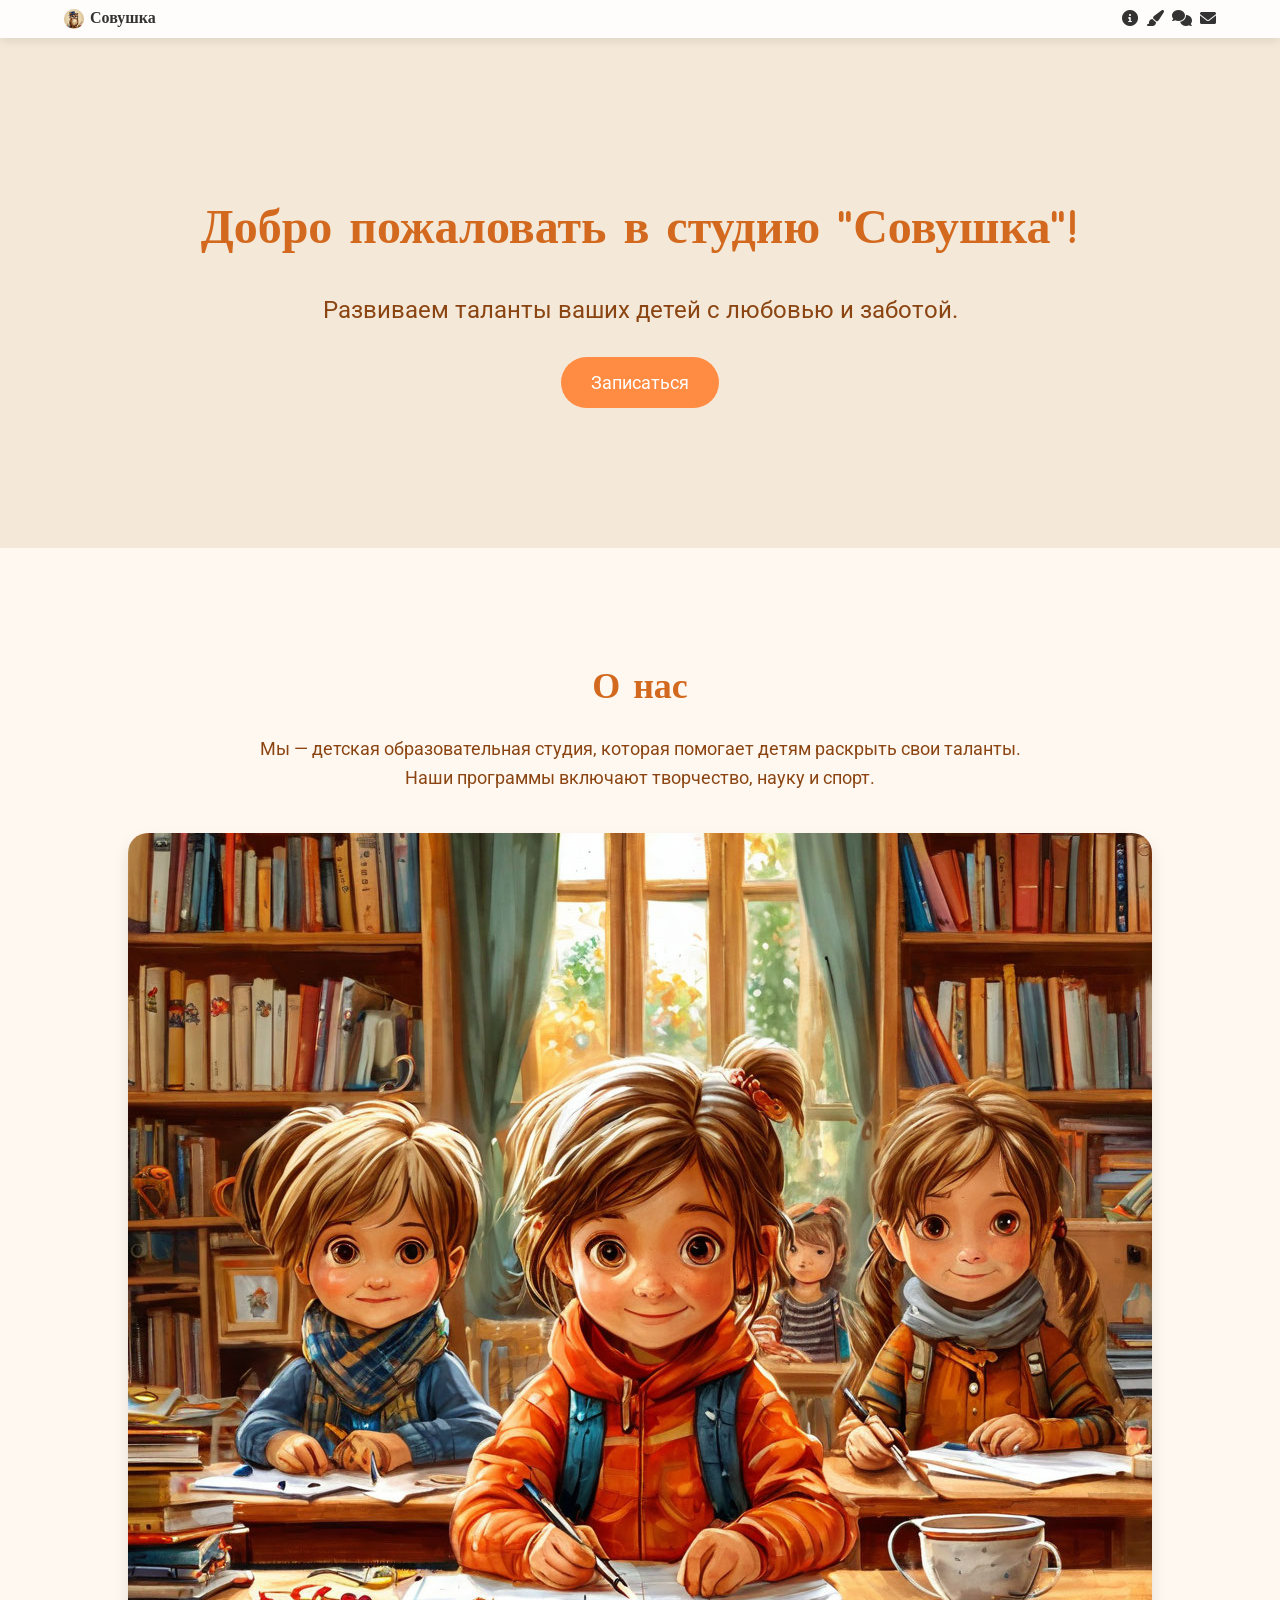
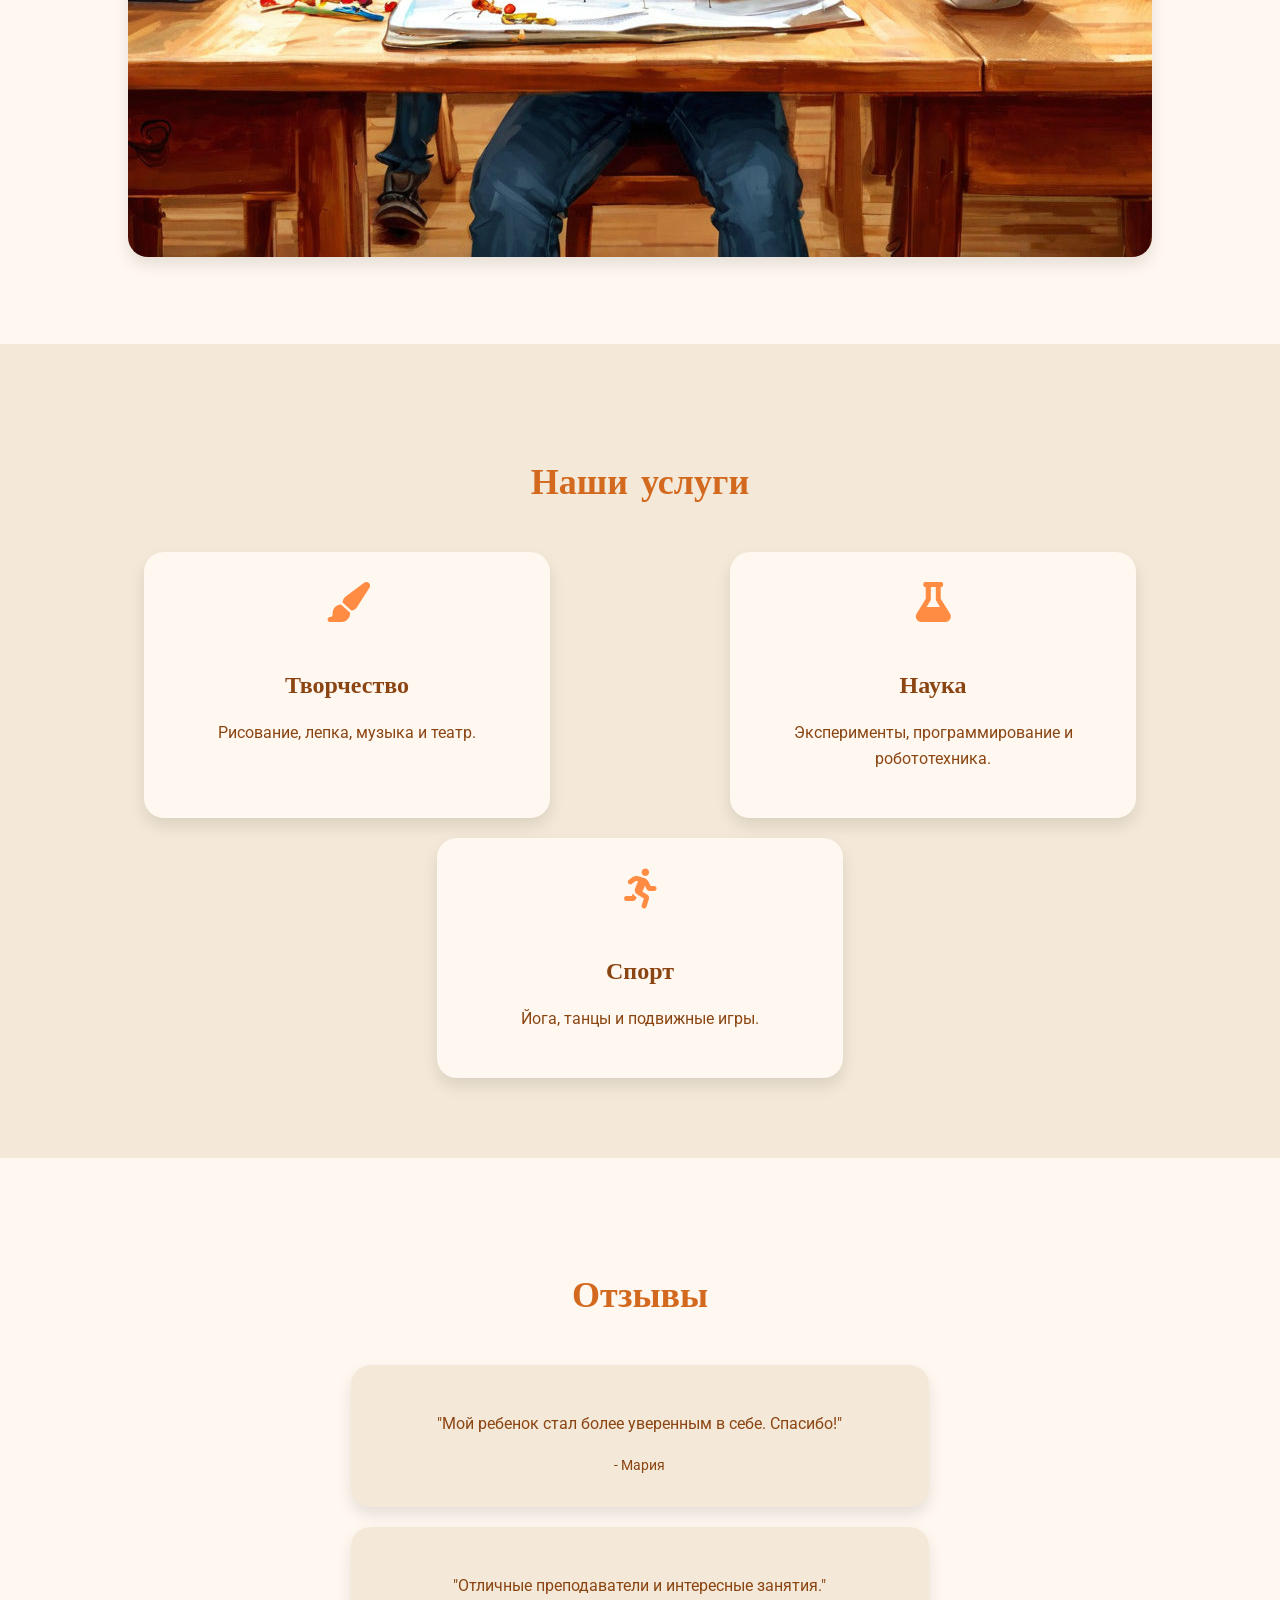
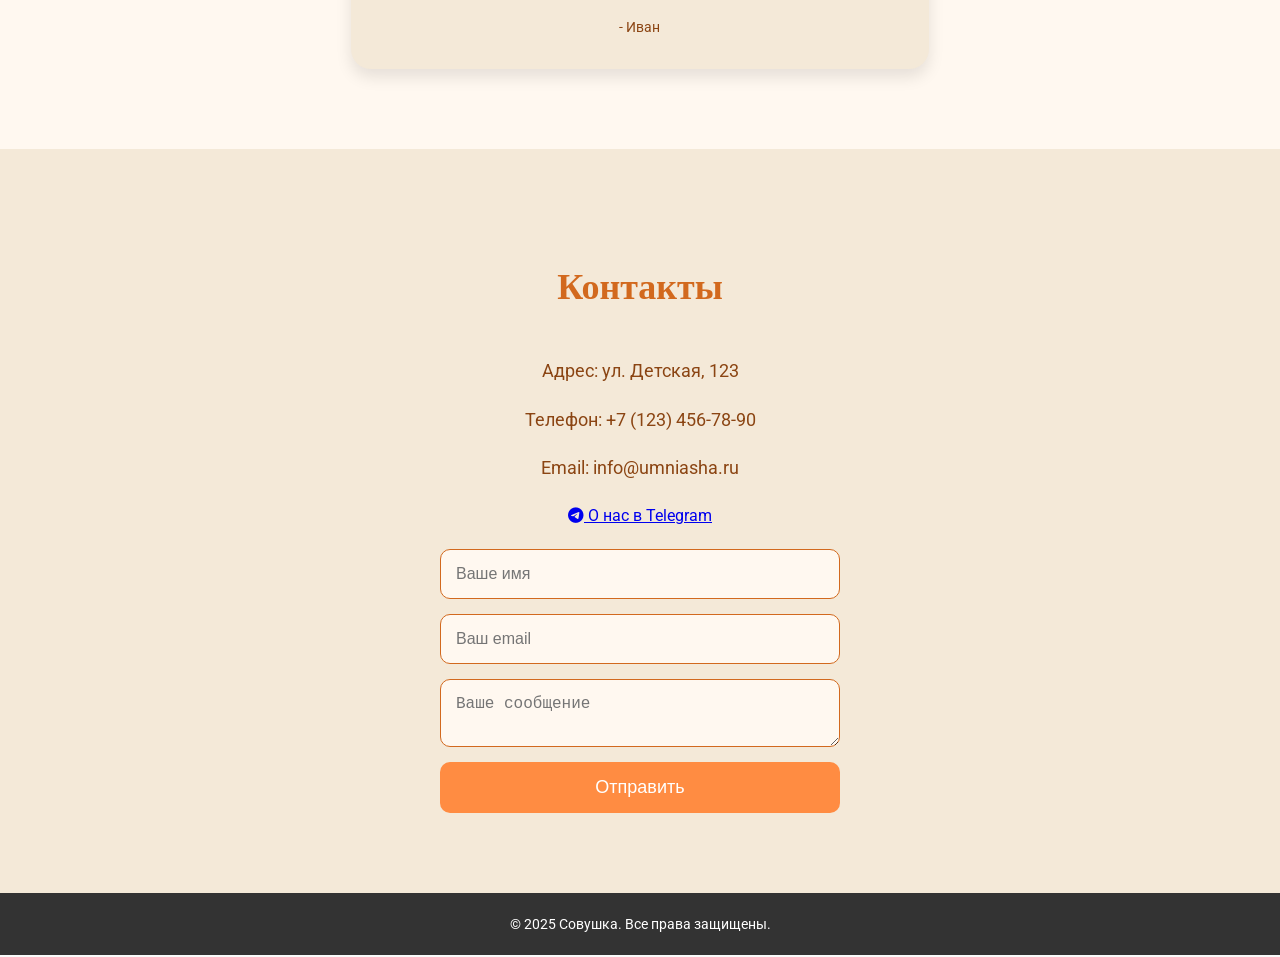
<file: index.html>
<!DOCTYPE html>
<html lang="ru">
<head>
    <meta charset="UTF-8">
    <meta name="viewport" content="width=device-width, initial-scale=1.0">
    <title>Детская образовательная студия "Совушка"</title>
    <link rel="stylesheet" href="styles.css">
    <link href="https://fonts.googleapis.com/css2?family=Comic+Neue:wght@400;700&family=Roboto:wght@400;700&display=swap" rel="stylesheet">
    <!-- Подключаем FontAwesome для иконок -->
    <link rel="stylesheet" href="https://cdnjs.cloudflare.com/ajax/libs/font-awesome/6.0.0-beta3/css/all.min.css">

</head>
<body>
    <!-- Шапка -->
    <header>
        <div class="container">
            <a href="#" class="logo">
                <img src="logo.png" alt="Логотип Совушка">
                <span>Совушка</span>
            </a>
            <nav>
                <ul>
                    <li><a href="#about" title="О нас"><i class="fas fa-info-circle"></i></a></li>
                    <li><a href="#services" title="Услуги"><i class="fas fa-paint-brush"></i></a></li>
                    <li><a href="#reviews" title="Отзывы"><i class="fas fa-comments"></i></a></li>
                    <li><a href="#contact" title="Контакты"><i class="fas fa-envelope"></i></a></li>
                </ul>
            </nav>
        </div>
    </header>
    
    <!-- Герой -->
    <section class="hero">
        <div class="container">
            <h1>Добро пожаловать в студию "Совушка"!</h1>
            <p>Развиваем таланты ваших детей с любовью и заботой.</p>
            <a href="#contact" class="btn">Записаться</a>
        </div>
    </section>

    <!-- О нас -->
    <section id="about" class="about">
        <div class="container">
            <h2>О нас</h2>
            <p>Мы — детская образовательная студия, которая помогает детям раскрыть свои таланты. Наши программы включают творчество, науку и спорт.</p>
            <img src="about.jpg" alt="Дети в студии">
        </div>
    </section>

    <!-- Услуги -->
    <section id="services" class="services">
        <div class="container">
            <h2>Наши услуги</h2>
            <div class="service-list">
                <div class="service-item">
    <i class="fas fa-paint-brush"></i>
    <h3>Творчество</h3>
    <p>Рисование, лепка, музыка и театр.</p>
</div>
<div class="service-item">
    <i class="fas fa-flask"></i>
    <h3>Наука</h3>
    <p>Эксперименты, программирование и робототехника.</p>
</div>
<div class="service-item">
    <i class="fas fa-running"></i>
    <h3>Спорт</h3>
    <p>Йога, танцы и подвижные игры.</p>
</div>
            </div>
        </div>
    </section>

    <!-- Отзывы -->
    <section id="reviews" class="reviews">
        <div class="container">
            <h2>Отзывы</h2>
            <div class="review-list">
                <div class="review-item">
                    <p>"Мой ребенок стал более уверенным в себе. Спасибо!"</p>
                    <span>- Мария</span>
                </div>
                <div class="review-item">
                    <p>"Отличные преподаватели и интересные занятия."</p>
                    <span>- Иван</span>
                </div>
            </div>
        </div>
    </section>

    <!-- Контакты -->
    <section id="contact" class="contact">
        <div class="container">
            <h2>Контакты</h2>
            <p>Адрес: ул. Детская, 123</p>
            <p>Телефон: +7 (123) 456-78-90</p>
            <p>Email: info@umniasha.ru</p>
            <!--  <p>Tg: https://t.me/sovushka_moscow -->
                <a href="https://t.me/sovushka_moscow" target="_blank">
                    <i class="fab fa-telegram"></i> О нас в Telegram
                </a>
            </p>
            <form>
                <input type="text" placeholder="Ваше имя" required>
                <input type="email" placeholder="Ваш email" required>
                <textarea placeholder="Ваше сообщение" required></textarea>
                <button type="submit">Отправить</button>
            </form>
        </div>
    </section>

    <!-- Футер -->
    <footer>
        <div class="container">
            <p>&copy; 2025 Совушка. Все права защищены.</p>
        </div>
    </footer>
</body>
    <script>
    window.addEventListener('scroll', function() {
        const header = document.querySelector('header');
        if (window.scrollY > 50) {
            header.classList.add('scrolled');
        } else {
            header.classList.remove('scrolled');
        }
    });
</script>
</html>
</file>
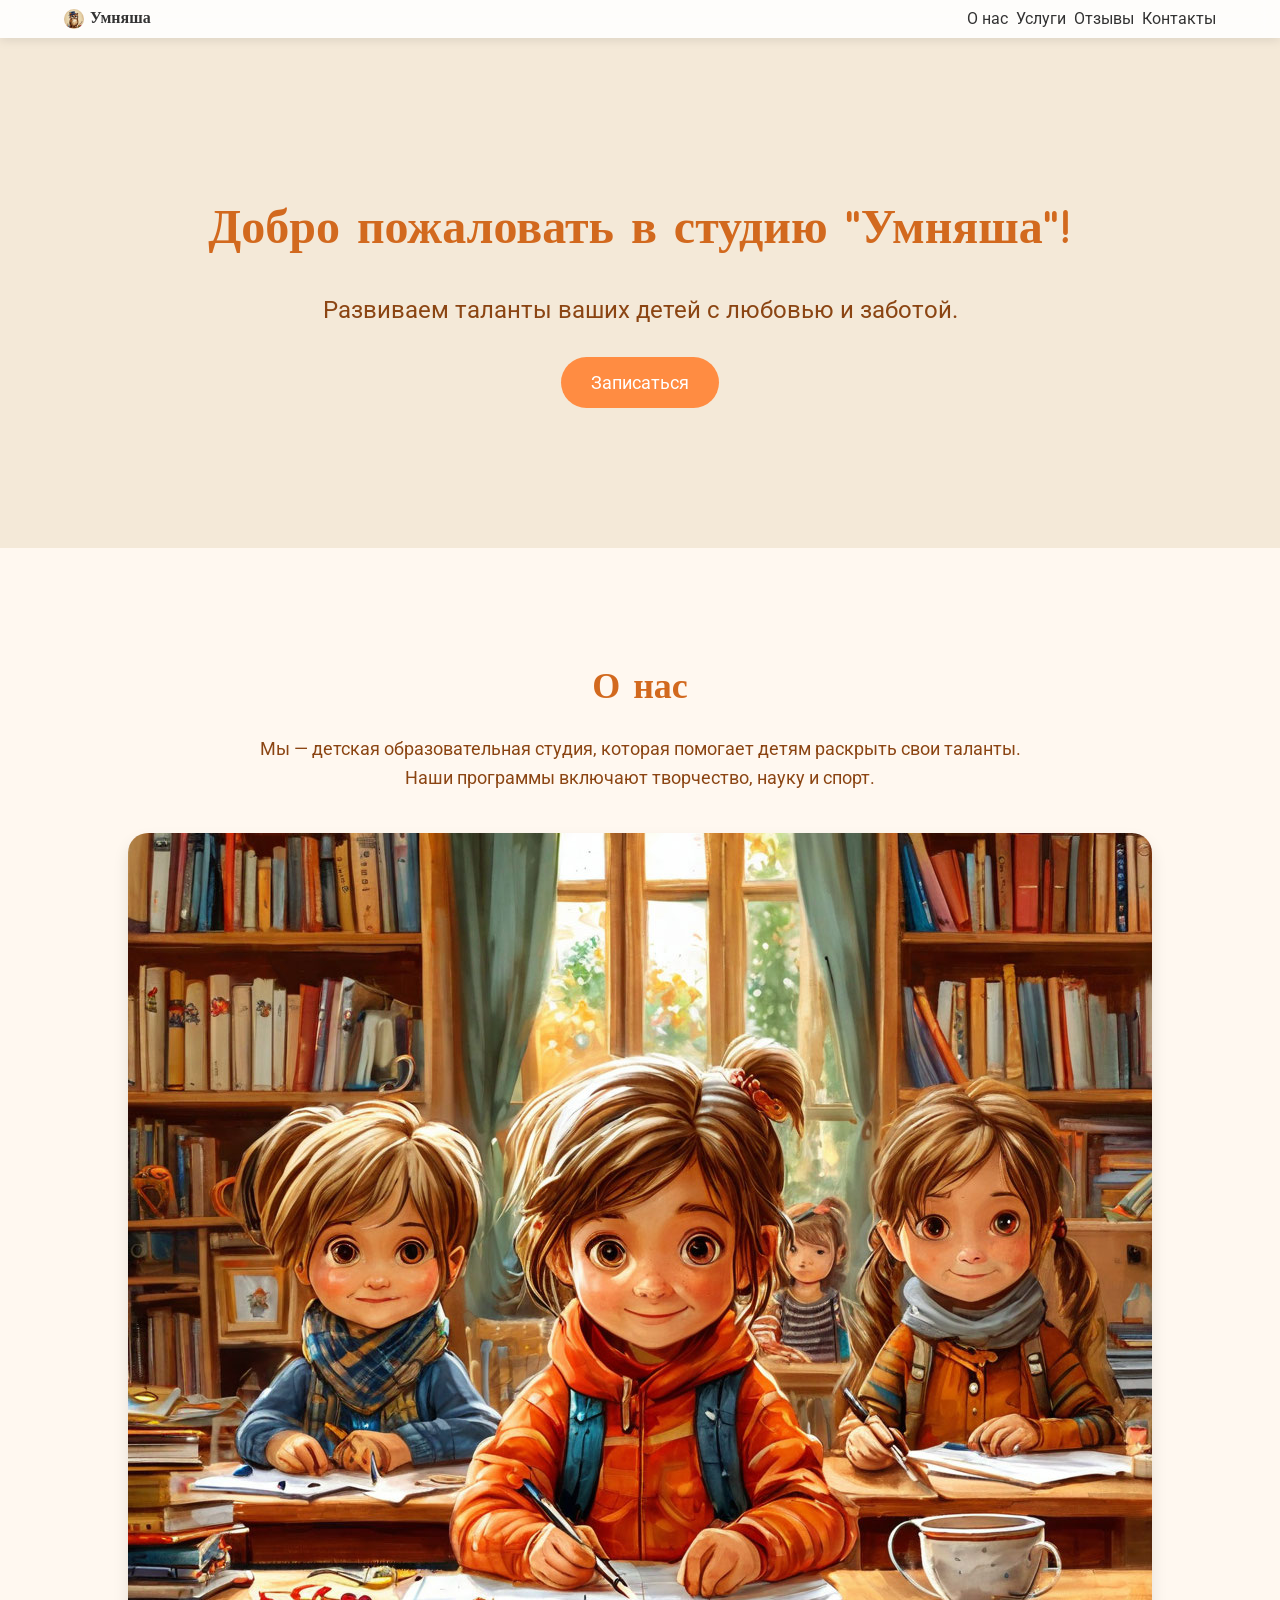
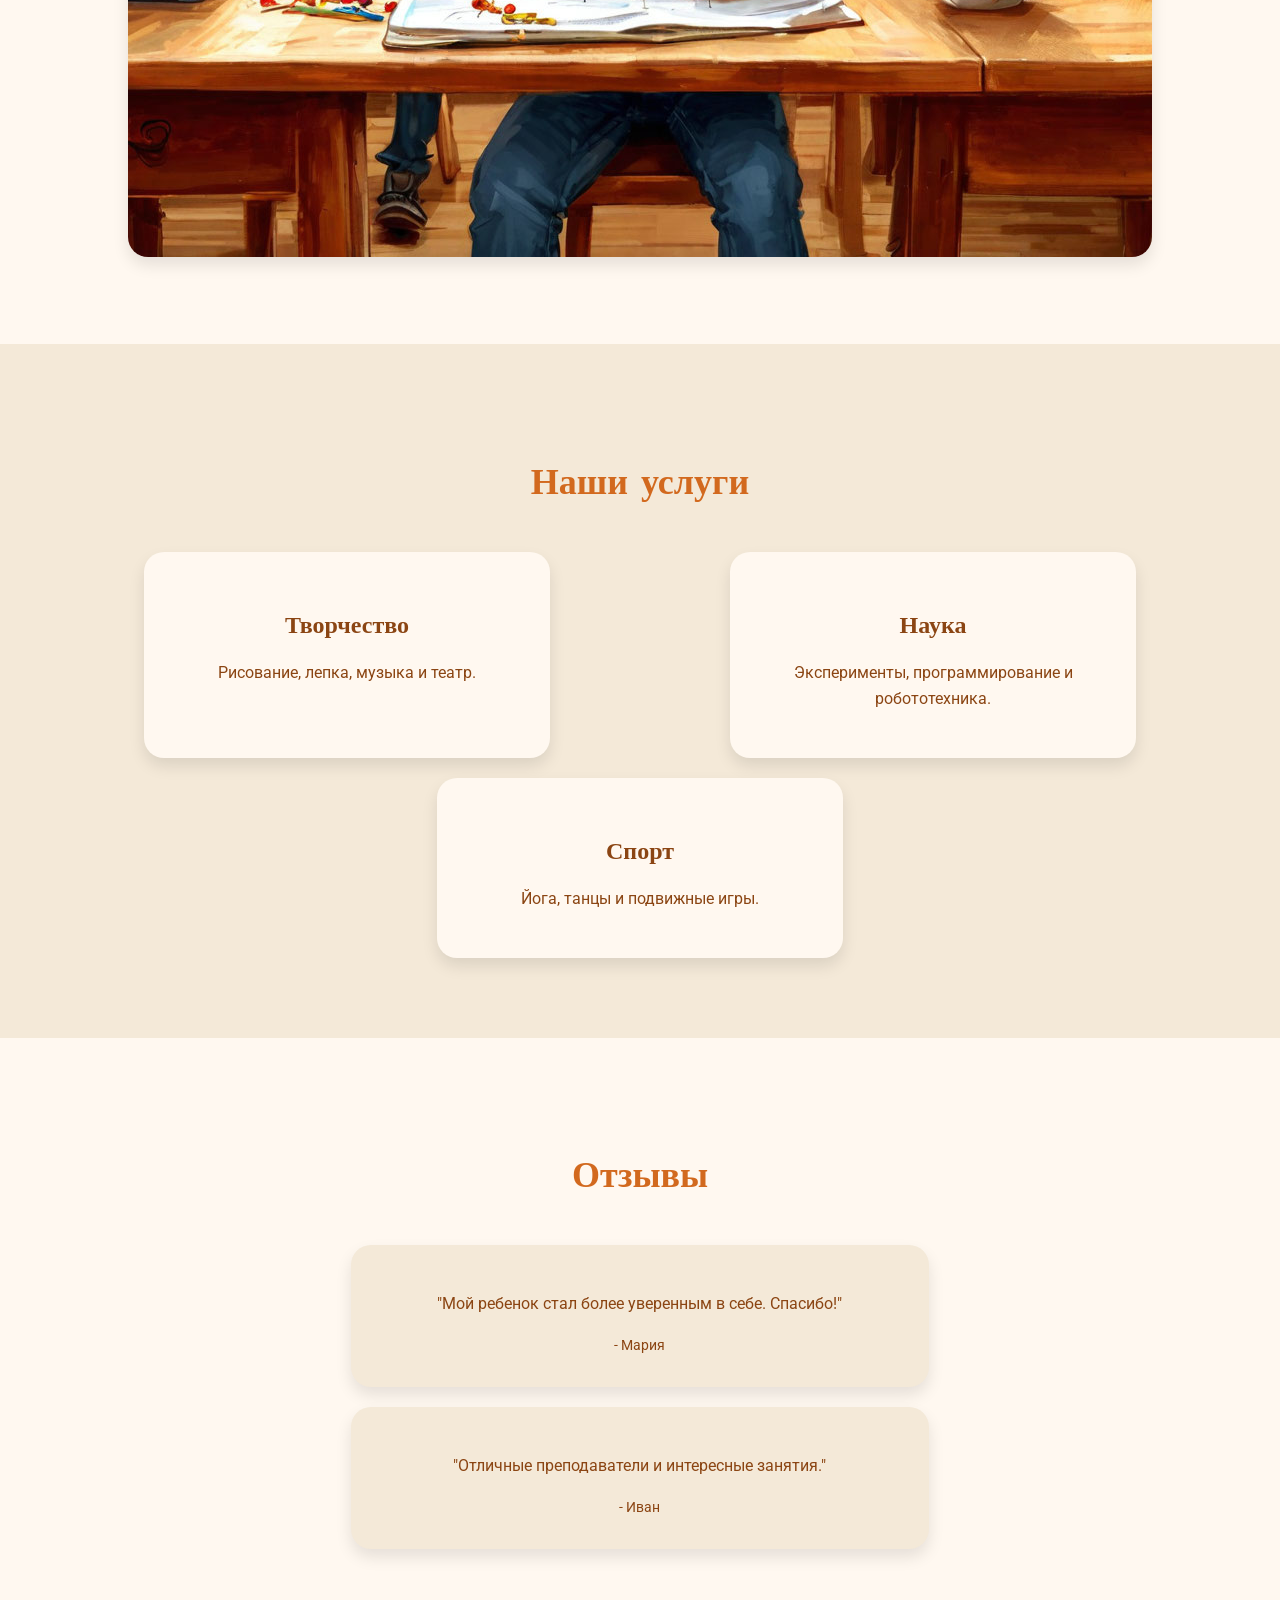
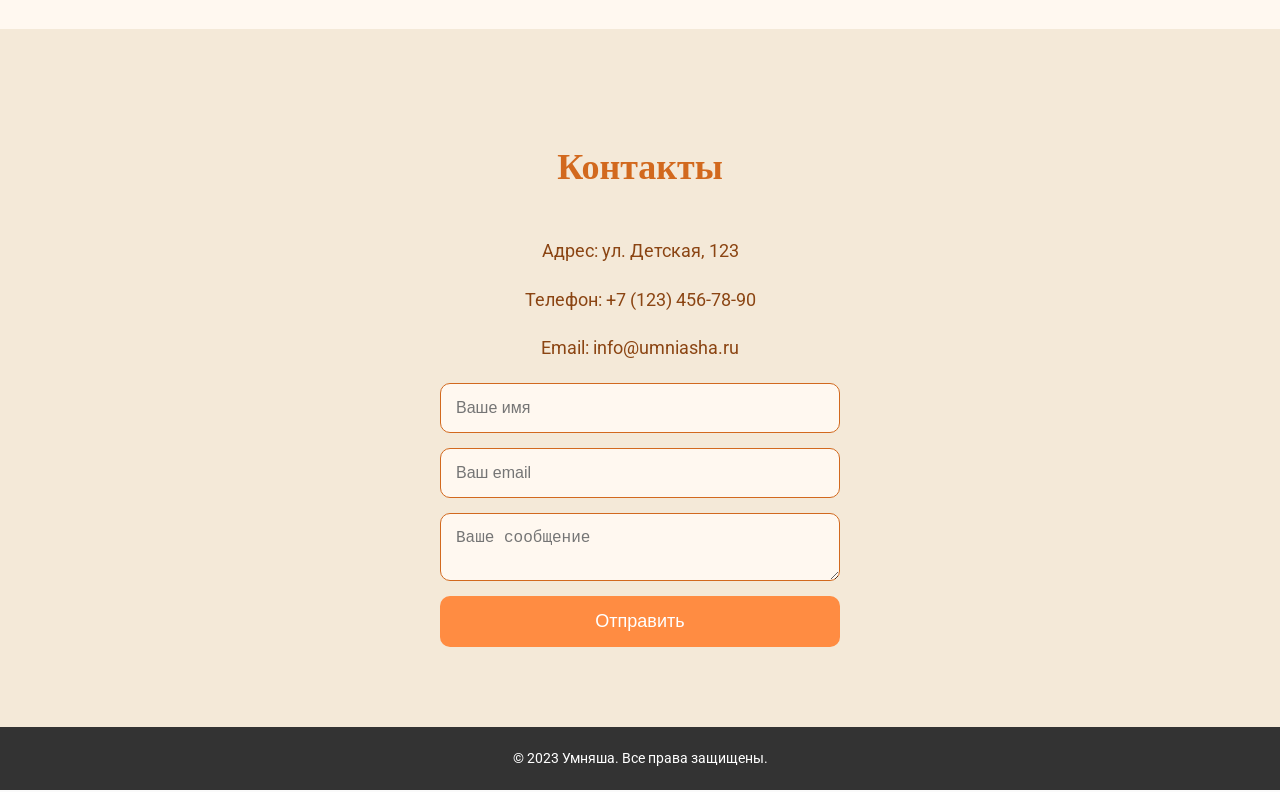
<file: main.html>
<!DOCTYPE html>
<html lang="ru">
<head>
    <meta charset="UTF-8">
    <meta name="viewport" content="width=device-width, initial-scale=1.0">
    <title>Детская образовательная студия "Умняша"</title>
    <link rel="stylesheet" href="styles.css">
    <link href="https://fonts.googleapis.com/css2?family=Comic+Neue:wght@400;700&family=Roboto:wght@400;700&display=swap" rel="stylesheet">
</head>
<body>
    <!-- Шапка -->
    <header>
        <div class="container">
            <div class="logo">
                <img src="logo.png" alt="Логотип Умняша">
                <span>Умняша</span>
            </div>
            <nav>
                <ul>
                    <li><a href="#about">О нас</a></li>
                    <li><a href="#services">Услуги</a></li>
                    <li><a href="#reviews">Отзывы</a></li>
                    <li><a href="#contact">Контакты</a></li>
                </ul>
            </nav>
        </div>
    </header>

    <!-- Герой -->
    <section class="hero">
        <div class="container">
            <h1>Добро пожаловать в студию "Умняша"!</h1>
            <p>Развиваем таланты ваших детей с любовью и заботой.</p>
            <a href="#contact" class="btn">Записаться</a>
        </div>
    </section>

    <!-- О нас -->
    <section id="about" class="about">
        <div class="container">
            <h2>О нас</h2>
            <p>Мы — детская образовательная студия, которая помогает детям раскрыть свои таланты. Наши программы включают творчество, науку и спорт.</p>
            <img src="about.jpg" alt="Дети в студии">
        </div>
    </section>

    <!-- Услуги -->
    <section id="services" class="services">
        <div class="container">
            <h2>Наши услуги</h2>
            <div class="service-list">
                <div class="service-item">
                    <h3>Творчество</h3>
                    <p>Рисование, лепка, музыка и театр.</p>
                </div>
                <div class="service-item">
                    <h3>Наука</h3>
                    <p>Эксперименты, программирование и робототехника.</p>
                </div>
                <div class="service-item">
                    <h3>Спорт</h3>
                    <p>Йога, танцы и подвижные игры.</p>
                </div>
            </div>
        </div>
    </section>

    <!-- Отзывы -->
    <section id="reviews" class="reviews">
        <div class="container">
            <h2>Отзывы</h2>
            <div class="review-list">
                <div class="review-item">
                    <p>"Мой ребенок стал более уверенным в себе. Спасибо!"</p>
                    <span>- Мария</span>
                </div>
                <div class="review-item">
                    <p>"Отличные преподаватели и интересные занятия."</p>
                    <span>- Иван</span>
                </div>
            </div>
        </div>
    </section>

    <!-- Контакты -->
    <section id="contact" class="contact">
        <div class="container">
            <h2>Контакты</h2>
            <p>Адрес: ул. Детская, 123</p>
            <p>Телефон: +7 (123) 456-78-90</p>
            <p>Email: info@umniasha.ru</p>
            <form>
                <input type="text" placeholder="Ваше имя" required>
                <input type="email" placeholder="Ваш email" required>
                <textarea placeholder="Ваше сообщение" required></textarea>
                <button type="submit">Отправить</button>
            </form>
        </div>
    </section>

    <!-- Футер -->
    <footer>
        <div class="container">
            <p>&copy; 2023 Умняша. Все права защищены.</p>
        </div>
    </footer>
</body>
</html>
</file>
<file: styles.css>
/* Общие стили */
body {
    font-family: 'Roboto', sans-serif;
    margin: 0;
    padding: 0;
    color: #4a4a4a;
    line-height: 1.6;
    background: #fafafa;
}

h1, h2, h3 {
    font-family: 'Comic Neue', cursive;
    color: #ff6f61;
}

.container {
    width: 90%;
    max-width: 1200px;
    margin: 0 auto;
}

/* Шапка */
header {
    position: fixed;
    top: 0;
    left: 0;
    width: 100%;
    padding: 6px 0; /* Минимальные отступы */
    background: rgba(255, 255, 255, 0.9); /* Прозрачный белый фон */
    backdrop-filter: blur(10px); /* Размытие фона */
    box-shadow: 0 2px 10px rgba(0, 0, 0, 0.1);
    z-index: 1000;
    transition: background 0.3s ease, padding 0.3s ease;
}

header.scrolled {
    padding: 4px 0; /* Еще меньше отступов при прокрутке */
    background: rgba(255, 255, 255, 0.95); /* Более плотный фон при прокрутке */
}

header .container {
    display: flex;
    justify-content: space-between;
    align-items: center;
    padding: 0 10px; /* Уменьшаем боковые отступы */
}

header .logo {
    display: flex;
    align-items: center;
    text-decoration: none;
}

header .logo img {
    width: 20px; /* Уменьшаем размер логотипа */
    height: 20px;
    margin-right: 6px;
    border-radius: 50%;
    transition: transform 0.3s ease;
}

header .logo:hover img {
    transform: rotate(360deg);
}

header .logo span {
    font-size: 16px; /* Уменьшаем размер текста логотипа */
    font-weight: bold;
    color: #333;
    font-family: 'Comic Neue', cursive;
}

header nav ul {
    list-style: none;
    display: flex;
    gap: 8px; /* Минимальные отступы между иконками */
    margin: 0;
    padding: 0;
}

header nav ul li a {
    text-decoration: none;
    color: #333;
    font-size: 16px; /* Размер иконок */
    transition: color 0.3s ease;
}

header nav ul li a:hover {
    color: #ff6f61;
}

/* Адаптивность для мобильных устройств */
@media (max-width: 768px) {
    header {
        padding: 4px 0; /* Минимальные отступы */
    }

    header .logo img {
        width: 18px; /* Еще меньше логотип */
        height: 18px;
    }

    header .logo span {
        font-size: 14px; /* Еще меньше текст логотипа */
    }

    header nav ul {
        gap: 6px; /* Минимальные отступы между иконками */
        flex-wrap: nowrap; /* Запрещаем перенос иконок на новую строку */
    }

    header nav ul li a {
        font-size: 14px; /* Уменьшаем размер иконок */
    }

    /* Добавляем отступ для контента, чтобы он не перекрывался шапкой */
    body {
        padding-top: 40px; /* Высота шапки + небольшой отступ */
    }
}

/* Герой */
.hero {
    background: #f4e9d8; /* Бежевый фон */
    color: #8b4513; /* Коричневый цвет текста */
    text-align: center;
    padding: 150px 0;
    position: relative;
}

.hero h1 {
    font-size: 48px;
    margin-bottom: 20px;
    position: relative;
    z-index: 1;
    color: #d2691e; /* Оранжево-коричневый цвет для заголовка */
}

.hero p {
    font-size: 24px;
    margin-bottom: 40px;
    position: relative;
    z-index: 1;
    color: #8b4513; /* Коричневый цвет для текста */
}

.hero .btn {
    background: #ff8c42; /* Оранжевый цвет кнопки */
    color: #fff;
    padding: 15px 30px;
    text-decoration: none;
    border-radius: 50px;
    font-size: 18px;
    transition: background 0.3s ease, transform 0.3s ease;
    position: relative;
    z-index: 1;
}

.hero .btn:hover {
    background: #ff6f61; /* Более насыщенный оранжевый при наведении */
    transform: scale(1.05);
}

/* Оставить? Или удалить
.hero::before {
    content: '';
    position: absolute;
    top: 0;
    left: 0;
    width: 100%;
    height: 100%;
    background: rgba(0, 0, 0, 0.3);
}
*/

/* О нас */
.about {
    padding: 80px 0;
    text-align: center;
    background: #fff8f0; /* Светло-бежевый фон */
}

.about h2 {
    font-size: 36px;
    margin-bottom: 20px;
    color: #d2691e; /* Оранжево-коричневый цвет для заголовка */
}

.about p {
    font-size: 18px;
    max-width: 800px;
    margin: 0 auto 40px;
    color: #8b4513; /* Коричневый цвет для текста */
}

.about img {
    max-width: 100%;
    border-radius: 20px;
    box-shadow: 0 8px 16px rgba(0, 0, 0, 0.1);
}

/* Услуги */
.services {
    background: #f4e9d8; /* Бежевый фон */
    padding: 80px 0;
    text-align: center;
}

.services h2 {
    font-size: 36px;
    margin-bottom: 40px;
    color: #d2691e; /* Оранжево-коричневый цвет для заголовка */
}

.service-list {
    display: flex;
    justify-content: space-around;
    flex-wrap: wrap;
    gap: 20px;
}

.service-item {
    background: #fff8f0; /* Светло-бежевый фон */
    padding: 30px;
    border-radius: 20px;
    width: 30%;
    box-shadow: 0 8px 16px rgba(0, 0, 0, 0.1);
    transition: transform 0.3s ease, box-shadow 0.3s ease;
}

.service-item:hover {
    transform: translateY(-10px);
    box-shadow: 0 12px 24px rgba(0, 0, 0, 0.15);
}

.service-item h3 {
    font-size: 24px;
    margin-bottom: 15px;
    color: #8b4513; /* Коричневый цвет для заголовка */
}

.service-item p {
    font-size: 16px;
    color: #8b4513; /* Коричневый цвет для текста */
}

.service-item i {
    font-size: 40px;
    color: #ff8c42; /* Оранжевый цвет для иконок */
    margin-bottom: 20px;
}

/* Отзывы */
.reviews {
    padding: 80px 0;
    text-align: center;
    background: #fff8f0; /* Светло-бежевый фон */
}

.reviews h2 {
    font-size: 36px;
    margin-bottom: 40px;
    color: #d2691e; /* Оранжево-коричневый цвет для заголовка */
}

.review-list {
    display: flex;
    justify-content: space-around;
    flex-wrap: wrap;
    gap: 20px;
}

.review-item {
    background: #f4e9d8; /* Бежевый фон */
    padding: 30px;
    border-radius: 20px;
    width: 45%;
    box-shadow: 0 8px 16px rgba(0, 0, 0, 0.1);
    transition: transform 0.3s ease, box-shadow 0.3s ease;
}

.review-item:hover {
    transform: translateY(-10px);
    box-shadow: 0 12px 24px rgba(0, 0, 0, 0.15);
}

.review-item p {
    font-size: 16px;
    color: #8b4513; /* Коричневый цвет для текста */
    margin-bottom: 15px;
}

.review-item span {
    font-size: 14px;
    color: #8b4513; /* Коричневый цвет для подписи */
}

/* Контакты */
.contact {
    padding: 80px 0;
    text-align: center;
    background: #f4e9d8; /* Бежевый фон */
}

.contact h2 {
    font-size: 36px;
    margin-bottom: 40px;
    color: #d2691e; /* Оранжево-коричневый цвет для заголовка */
}

.contact p {
    font-size: 18px;
    margin-bottom: 20px;
    color: #8b4513; /* Коричневый цвет для текста */
}

.contact form {
    display: flex;
    flex-direction: column;
    gap: 15px;
    max-width: 400px;
    margin: 0 auto;
}

.contact input, .contact textarea {
    padding: 15px;
    border: 1px solid #d2691e; /* Оранжево-коричневая рамка */
    border-radius: 10px;
    font-size: 16px;
    background: #fff8f0; /* Светло-бежевый фон */
    transition: border-color 0.3s ease;
}

.contact input:focus, .contact textarea:focus {
    border-color: #ff8c42; /* Оранжевая рамка при фокусе */
    outline: none;
}

.contact button {
    background: #ff8c42; /* Оранжевый цвет кнопки */
    color: #fff;
    padding: 15px;
    border: none;
    border-radius: 10px;
    font-size: 18px;
    cursor: pointer;
    transition: background 0.3s ease, transform 0.3s ease;
}

.contact button:hover {
    background: #ff6f61; /* Более насыщенный оранжевый при наведении */
    transform: scale(1.05);
}

/* Футер */
footer {
    background: #333;
    color: #fff;
    text-align: center;
    padding: 20px 0;
}

footer p {
    margin: 0;
    font-size: 14px;
}

/* Адаптивность */
@media (max-width: 768px) {
    .service-item, .review-item {
        width: 100%;
    }

    header nav ul {
/*         flex-direction: column;*/
        align-items: center;
    }

    .hero h1 {
        font-size: 36px;
    }

    .hero p {
        font-size: 18px;
    }
}
</file>
